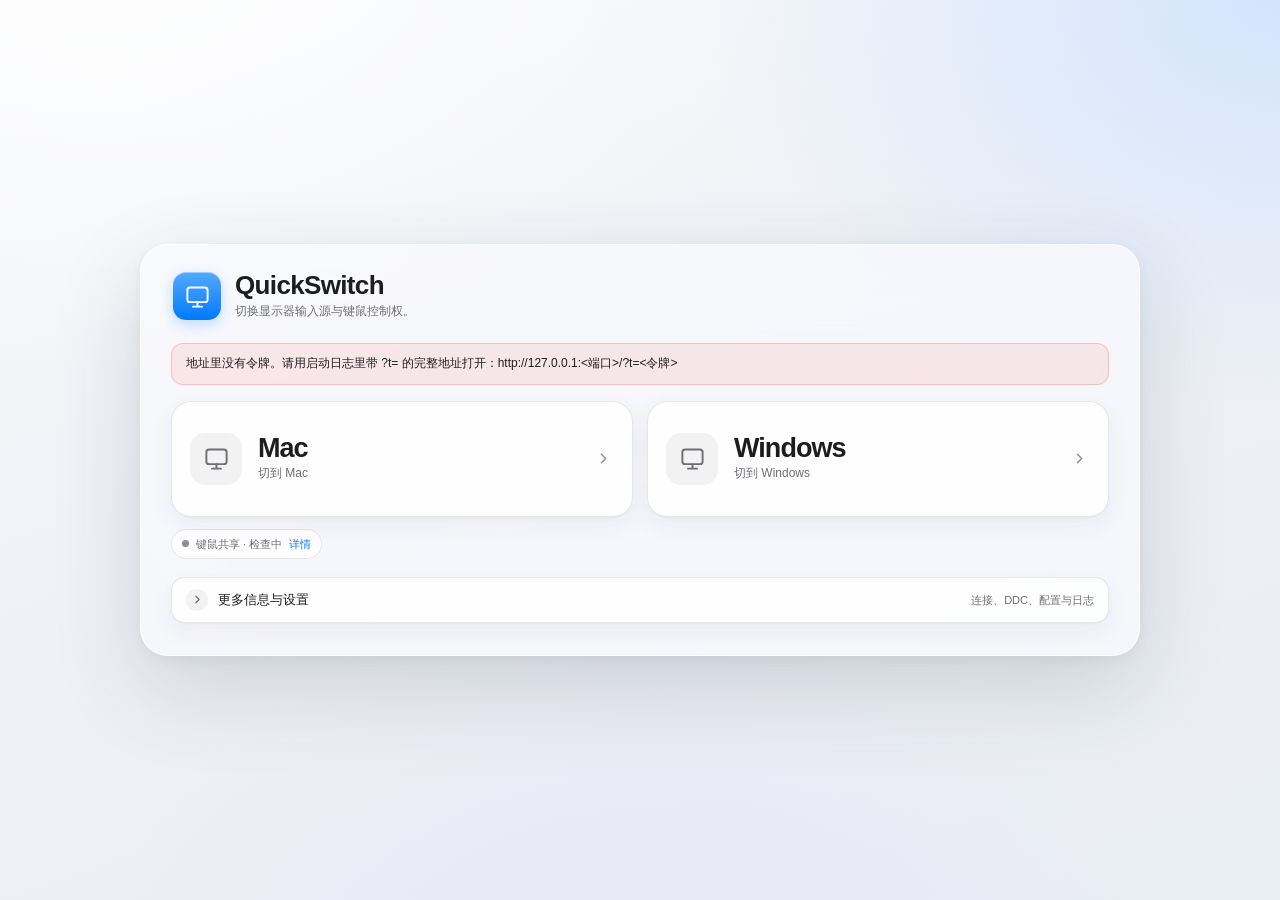
<file: ui/index.html>
<!DOCTYPE html>
<html lang="zh-CN">
<head>
<meta charset="utf-8">
<meta name="viewport" content="width=device-width, initial-scale=1">
<title>QuickSwitch 控制台</title>
<link rel="stylesheet" href="app.css">
</head>
<body>
<div class="page">

  <header class="masthead">
    <div class="app-icon" aria-hidden="true">
      <svg viewBox="0 0 24 24" fill="none" stroke="currentColor" stroke-width="1.7" stroke-linecap="round" stroke-linejoin="round">
        <rect x="3" y="4" width="18" height="13" rx="2.4"></rect>
        <path d="M8 21h8M12 17v4"></path>
      </svg>
    </div>
    <div class="masthead-mark">
      <h1>QuickSwitch</h1>
      <p class="masthead-note">切换显示器输入源与键鼠控制权。</p>
    </div>
  </header>

  <div class="notice" id="notice" hidden></div>

  <main class="switchboard" aria-label="显示器和键鼠切换">
    <div class="switch-actions">
      <button type="button" class="switch-button" id="btnMac" data-target="mac">
        <span class="switch-icon" aria-hidden="true">
          <svg viewBox="0 0 24 24" fill="none" stroke="currentColor" stroke-width="1.7" stroke-linecap="round" stroke-linejoin="round">
            <rect x="3" y="4" width="18" height="13" rx="2.4"></rect>
            <path d="M8 21h8M12 17v4"></path>
          </svg>
        </span>
        <span class="switch-copy">
          <span class="switch-target">Mac</span>
          <span class="switch-go">切到 Mac</span>
        </span>
        <span class="switch-trailing">
          <span class="switch-shortcut" id="hotkeyMac" hidden></span>
          <span class="switch-chevron" aria-hidden="true">
            <svg viewBox="0 0 24 24" fill="none" stroke="currentColor" stroke-width="2" stroke-linecap="round" stroke-linejoin="round">
              <path d="m9 6 6 6-6 6"></path>
            </svg>
          </span>
        </span>
      </button>
      <button type="button" class="switch-button" id="btnWin" data-target="win">
        <span class="switch-icon" aria-hidden="true">
          <svg viewBox="0 0 24 24" fill="none" stroke="currentColor" stroke-width="1.7" stroke-linecap="round" stroke-linejoin="round">
            <rect x="3" y="4" width="18" height="13" rx="2.4"></rect>
            <path d="M8 21h8M12 17v4"></path>
          </svg>
        </span>
        <span class="switch-copy">
          <span class="switch-target">Windows</span>
          <span class="switch-go">切到 Windows</span>
        </span>
        <span class="switch-trailing">
          <span class="switch-shortcut" id="hotkeyWin" hidden></span>
          <span class="switch-chevron" aria-hidden="true">
            <svg viewBox="0 0 24 24" fill="none" stroke="currentColor" stroke-width="2" stroke-linecap="round" stroke-linejoin="round">
              <path d="m9 6 6 6-6 6"></path>
            </svg>
          </span>
        </span>
      </button>
    </div>
    <button type="button" class="share-chip" id="shareChip" data-state="unknown" title="查看键鼠共享详情">
      <span class="share-chip-dot" aria-hidden="true"></span>
      <span id="shareChipText">键鼠共享 · 检查中</span>
      <span class="share-chip-more">详情</span>
    </button>
    <p class="run-state" id="runState" aria-live="polite"></p>
  </main>

  <details class="advanced" id="advanced">
    <summary>
      <span class="summary-leading">
        <span class="disclosure" aria-hidden="true">
          <svg viewBox="0 0 24 24" fill="none" stroke="currentColor" stroke-width="2.2" stroke-linecap="round" stroke-linejoin="round">
            <path d="m9 6 6 6-6 6"></path>
          </svg>
        </span>
        <span>更多信息与设置</span>
      </span>
      <span class="summary-hint">连接、DDC、配置与日志</span>
    </summary>
    <div class="advanced-body">

  <section class="section" id="overview">
    <div class="section-head">
      <span class="folio num">01</span>
      <h2>运行概况</h2>
    </div>
    <div class="section-body">
      <dl class="masthead-meta">
        <div><dt>主机</dt><dd id="metaHost">—</dd></div>
        <div><dt>平台</dt><dd id="metaPlatform">—</dd></div>
        <div><dt>本机版本</dt><dd id="metaVersion">—</dd></div>
        <div><dt>采样时间</dt><dd id="metaSampled" class="num">—</dd></div>
      </dl>
    </div>
  </section>

  <section class="section" id="ownership">
    <div class="section-head">
      <span class="folio num">02</span>
      <h2>显示器所有权</h2>
      <p class="section-note">蓝色块停在哪一侧，显示器信号源就在哪一侧。</p>
    </div>
    <div class="section-body">
      <div class="ownership-ends">
        <div class="owner" id="ownerMac">
          <span class="owner-name">Mac</span>
          <span class="owner-host" id="ownerMacHost">—</span>
          <span class="owner-value num" id="ownerMacValue">—</span>
        </div>
        <div class="owner owner-right" id="ownerWin">
          <span class="owner-name">Windows</span>
          <span class="owner-host" id="ownerWinHost">—</span>
          <span class="owner-value num" id="ownerWinValue">—</span>
        </div>
      </div>
      <div class="rail" id="rail" data-target="mac" data-live="false" data-pending="false">
        <div class="rail-columns"></div>
        <div class="rail-block"></div>
      </div>
      <p class="ownership-state" id="ownershipState">读取不到当前输入源</p>
    </div>
  </section>

  <section class="section" id="controls">
    <div class="section-head">
      <span class="folio num">03</span>
      <h2>诊断工具</h2>
    </div>
    <div class="section-body">
      <div class="controls">
        <button type="button" class="action action-quiet" id="btnRead">读取当前输入源</button>
        <button type="button" class="action action-quiet" id="btnProbe">探测输入源</button>
      </div>
      <div class="field-inline">
        <label for="probeCandidates">探测候选值</label>
        <input type="text" id="probeCandidates" placeholder="—" autocomplete="off">
        <span class="hint">留空使用内置候选集：<span id="probeDefault" class="num">—</span></span>
      </div>
      <p class="run-state" id="toolState" aria-live="polite"></p>
    </div>
  </section>

  <section class="section" id="link">
    <div class="section-head">
      <span class="folio num">04</span>
      <h2>连接</h2>
    </div>
    <div class="section-body">
      <div class="grid-2">
        <dl class="kv" id="kvLink"></dl>
        <dl class="kv" id="kvFiles"></dl>
      </div>
    </div>
  </section>

  <section class="section" id="ddc">
    <div class="section-head">
      <span class="folio num">05</span>
      <h2>显示器 DDC</h2>
      <p class="section-note">命令行按当前配置拼好，可直接复制到终端核对。</p>
    </div>
    <div class="section-body">
      <dl class="kv" id="kvDdc"></dl>
      <div class="cmds" id="cmds"></div>
    </div>
  </section>

  <section class="section" id="hotkeys">
    <div class="section-head">
      <span class="folio num">06</span>
      <h2>热键</h2>
    </div>
    <div class="section-body">
      <dl class="kv" id="kvHotkeys"></dl>
    </div>
  </section>

  <section class="section" id="keymouse">
    <div class="section-head">
      <span class="folio num">07</span>
      <h2>键鼠共享</h2>
      <p class="section-note">由 QuickSwitch 内置的核心自动连接，不需要安装或打开 Deskflow 客户端。Windows 自动作为服务端，macOS 自动作为客户端。</p>
    </div>
    <div class="section-body">
      <div class="share-status" id="shareStatus" data-state="unknown" role="status" aria-live="polite">
        <span class="share-status-dot" aria-hidden="true"></span>
        <div class="share-status-copy">
          <div class="share-status-head">
            <span class="share-status-label" id="shareStatusLabel">检查中</span>
            <strong id="shareStatusTitle">正在读取键鼠共享状态</strong>
          </div>
          <p class="share-status-detail" id="shareStatusDetail">连接成功后会在这里明确显示。</p>
        </div>
      </div>
      <dl class="kv" id="kvDeskflow"></dl>
      <div class="controls">
        <button type="button" class="action action-quiet" id="btnRestartDeskflow">重启键鼠共享</button>
        <button type="button" class="action action-quiet" id="btnStopDeskflow">停止键鼠共享</button>
        <button type="button" class="action action-quiet" id="btnOpenAccessibility">打开辅助功能设置</button>
        <button type="button" class="action action-quiet" id="btnOpenInputMonitoring" hidden>打开输入监控设置</button>
        <button type="button" class="action action-quiet" id="btnResetMacPermissions" hidden>重建 macOS 授权</button>
      </div>
      <p class="run-state" id="deskflowState" aria-live="polite"></p>
    </div>
  </section>

  <section class="section" id="config">
    <div class="section-head">
      <span class="folio num">08</span>
      <h2>配置</h2>
      <p class="section-note">第一次使用只需改三处：<strong>对端地址</strong>（另一台电脑的局域网 IP，见上方「本机 IP」对照填写）、<strong>角色</strong>（Windows 选 server，macOS 选 client）、<strong>6 位配对码</strong>（两端填同一个值，在下方「安全」区块）。热键点「录入」后直接按组合键，Esc 取消；热键、剪贴板与键鼠共享保存后会自动生效。</p>
    </div>
    <div class="section-body">
      <div class="config-groups" id="configGroups"></div>
      <div class="controls">
        <button type="button" class="action" id="btnSave">保存配置</button>
        <button type="button" class="action action-quiet" id="btnRevert">放弃修改</button>
        <button type="button" class="action action-quiet" id="btnSetupWizard">重新运行配置向导</button>
      </div>
      <p class="run-state" id="configState"></p>
    </div>
  </section>

  <section class="section" id="events">
    <div class="section-head">
      <span class="folio num">09</span>
      <h2>事件</h2>
      <p class="section-note">运行中进程的日志尾部，倒序排列。</p>
    </div>
    <div class="section-body">
      <table class="events">
        <thead>
          <tr><th class="num">时间</th><th>级别</th><th>来源</th><th>内容</th></tr>
        </thead>
        <tbody id="eventRows"></tbody>
      </table>
    </div>
  </section>

  <footer class="footer">
    <p>控制台只监听 127.0.0.1，令牌在地址栏的 <code>?t=</code> 里；关掉这个页面不影响后台运行。</p>
    <p id="footerState">—</p>
  </footer>

    </div>
  </details>

</div>

<div class="setup-overlay" id="setupOverlay" hidden>
  <section class="setup-dialog" role="dialog" aria-modal="true" aria-labelledby="setupTitleConnect">
    <aside class="setup-aside">
      <div class="setup-brand">
        <span class="setup-brand-icon" aria-hidden="true">
          <svg viewBox="0 0 24 24" fill="none" stroke="currentColor" stroke-width="1.7" stroke-linecap="round" stroke-linejoin="round">
            <rect x="3" y="4" width="18" height="13" rx="2.4"></rect>
            <path d="M8 21h8M12 17v4"></path>
          </svg>
        </span>
        <span>
          <strong>QuickSwitch</strong>
          <small>配置向导</small>
        </span>
      </div>

      <nav class="setup-steps" id="setupSteps" aria-label="配置步骤">
        <button type="button" class="setup-step" data-step="0" aria-current="step">
          <span class="setup-step-index num">01</span>
          <span class="setup-step-copy"><span>连接</span><small>找到另一台电脑</small></span>
        </button>
        <button type="button" class="setup-step" data-step="1">
          <span class="setup-step-index num">02</span>
          <span class="setup-step-copy"><span>安全</span><small>确认配对码</small></span>
        </button>
        <button type="button" class="setup-step" data-step="2">
          <span class="setup-step-index num">03</span>
          <span class="setup-step-copy"><span>显示器</span><small>标记输入源</small></span>
        </button>
        <button type="button" class="setup-step" data-step="3">
          <span class="setup-step-index num">04</span>
          <span class="setup-step-copy"><span>完成</span><small>保存并重启</small></span>
        </button>
      </nav>

      <div class="setup-device">
        <span class="setup-device-label">本机</span>
        <strong id="setupHostName">—</strong>
        <span id="setupRoleLabel">—</span>
        <span class="num" id="setupLocalIps">—</span>
      </div>
    </aside>

    <div class="setup-main">
      <header class="setup-top">
        <span class="setup-progress num" id="setupProgress">01 / 04</span>
        <button type="button" class="setup-close" id="setupClose" aria-label="关闭配置向导">
          <svg viewBox="0 0 24 24" fill="none" stroke="currentColor" stroke-width="1.9" stroke-linecap="round" aria-hidden="true">
            <path d="m6 6 12 12M18 6 6 18"></path>
          </svg>
        </button>
      </header>

      <div class="setup-scroll">
        <section class="setup-panel" data-panel="0">
          <p class="setup-eyebrow">连接</p>
          <h2 id="setupTitleConnect">让两台电脑找到彼此</h2>
          <p class="setup-lead">角色会按当前系统自动选择。两台电脑需要在同一局域网，监听端口保持 <span class="num">8765</span>。</p>

          <dl class="setup-facts">
            <div><dt>本机</dt><dd id="setupFactHost">—</dd></div>
            <div><dt>角色</dt><dd id="setupFactRole">—</dd></div>
            <div><dt>本机 IP</dt><dd class="num" id="setupFactIps">—</dd></div>
          </dl>

          <fieldset class="setup-choice-group">
            <legend>另一台电脑怎么找到本机？</legend>
            <label class="setup-choice">
              <input type="radio" name="setupPeerMode" value="auto" checked>
              <span class="setup-choice-body">
                <strong>自动发现 <em>推荐</em></strong>
                <span>同一局域网内自动寻找，不需要手动输入 IP。</span>
              </span>
            </label>
            <label class="setup-choice">
              <input type="radio" name="setupPeerMode" value="manual">
              <span class="setup-choice-body">
                <strong>手动填写 IP</strong>
                <span>网络隔离、自动发现被拦截，或使用固定虚拟 IP 时选择。</span>
              </span>
            </label>
          </fieldset>

          <div class="setup-field" id="setupManualField" hidden>
            <label for="setupPeerHost">另一台电脑的 IP 或主机名</label>
            <input type="text" id="setupPeerHost" autocomplete="off" spellcheck="false" placeholder="例如 192.168.1.100">
            <p>在另一台电脑的配置向导左侧「本机 IP」里可以看到它。</p>
          </div>
        </section>

        <section class="setup-panel" data-panel="1" hidden>
          <p class="setup-eyebrow">安全</p>
          <h2 id="setupTitleSecurity">让两端使用同一个配对码</h2>
          <p class="setup-lead">配对码用于确认切换请求来自你自己的另一台电脑。点「生成」得到 6 位配对码，再填到另一台电脑。</p>

          <div class="setup-field setup-secret-field">
            <label for="setupSecret">配对码（6 位）</label>
            <div class="setup-secret-row">
              <input type="password" id="setupSecret" autocomplete="new-password" spellcheck="false" autocapitalize="characters" placeholder="例如 K7QM9X">
              <button type="button" class="setup-mini-button" id="setupToggleSecret">显示</button>
              <button type="button" class="setup-mini-button" id="setupCopySecret">复制</button>
              <button type="button" class="setup-mini-button" id="setupGenerateSecret">生成</button>
            </div>
            <p id="setupSecretState" role="status">尚未设置配对码。可以生成后复制到另一台电脑。</p>
          </div>

          <div class="setup-note">
            <strong>暂时跳过会降低安全性。</strong>
            <span>配对码为空时，同一局域网内能连接 <span class="num">8765</span> 端口的程序都可以请求切换显示器。</span>
          </div>
        </section>

        <section class="setup-panel" data-panel="2" hidden>
          <p class="setup-eyebrow">显示器</p>
          <h2 id="setupTitleDisplay">确认显示器的输入源取值</h2>
          <p class="setup-lead">不同品牌的取值可能不同。读取当前值，再把它标记为当前电脑对应的输入源。</p>

          <div class="setup-tool" id="setupTool">
            <span class="setup-tool-dot" id="setupToolDot" data-on="false" aria-hidden="true"></span>
            <span class="setup-tool-copy">
              <strong id="setupToolTitle">正在检查 DDC 后端</strong>
              <span id="setupToolDetail">—</span>
            </span>
          </div>

          <p class="setup-help">
            <strong>显示器没反应？</strong>
            <span>按显示器机身的按钮/摇杆打开 OSD 菜单，在「系统 / 设置 / 其他设置 / OSD 设置 / 管理」中找到 <strong>DDC/CI</strong>（也可能叫 DDC/CI Support、Monitor Control、MCCS、Display Data Channel），设为「开 / On」并保存，等 5 秒再试。</span>
          </p>

          <div class="setup-current">
            <div class="setup-current-copy">
              <span>当前输入源</span>
              <strong class="num" id="setupCurrentValue">—</strong>
              <span id="setupCurrentMeta">尚未读取</span>
            </div>
            <div class="setup-actions">
              <button type="button" class="setup-mini-button" id="setupReadInput">读取</button>
              <button type="button" class="setup-mini-button" id="setupProbeInputs">探测</button>
            </div>
          </div>

          <div class="setup-assign">
            <span>把读到的当前值标记为</span>
            <button type="button" class="setup-mini-button" id="setupAssignMac" disabled>Mac 输入源</button>
            <button type="button" class="setup-mini-button" id="setupAssignWin" disabled>Windows 输入源</button>
          </div>

          <div class="setup-input-grid">
            <label class="setup-number-field" for="setupMacInput">
              <span>Mac 输入源</span>
              <input type="number" id="setupMacInput" min="0" max="255" step="1" inputmode="numeric">
              <small>常见值：DP1 = 15，USB-C = 27</small>
            </label>
            <label class="setup-number-field" for="setupWinInput">
              <span>Windows 输入源</span>
              <input type="number" id="setupWinInput" min="0" max="255" step="1" inputmode="numeric">
              <small>常见值：HDMI1 = 17，HDMI2 = 18</small>
            </label>
          </div>

          <p class="setup-inline-state" id="setupDdcState" role="status"></p>
        </section>

        <section class="setup-panel" data-panel="3" hidden>
          <p class="setup-eyebrow">完成</p>
          <h2 id="setupTitleDone">检查配置，然后完成</h2>
          <p class="setup-lead">保存后，连接方式、角色和配对码需要退出 QuickSwitch 再重新打开才会生效。</p>

          <dl class="setup-review" id="setupReview"></dl>
          <div class="setup-note" id="setupSecretWarning" hidden>
            <strong>尚未设置配对码。</strong>
            <span>可以完成配置，但同一局域网内的其他程序可能向 QuickSwitch 发送切换请求。</span>
          </div>
          <div class="setup-finish-note" id="setupFinishNote">
            <strong>下一步</strong>
            <span>完成配置后关闭设置窗口，从菜单栏或托盘菜单选择「退出」，再重新打开 QuickSwitch。</span>
          </div>
          <div class="setup-note" id="setupPermissionNote" hidden>
            <strong>macOS 首次使用键鼠共享</strong>
            <span>在「系统设置 → 隐私与安全性」中允许 QuickSwitch（或列表里出现的 Deskflow）使用辅助功能和输入监控，然后重启键鼠共享。无需安装或打开 Deskflow 客户端。</span>
            <button type="button" class="setup-mini-button" id="setupOpenAccessibility">打开辅助功能设置</button>
          </div>
          <p class="setup-inline-state" id="setupFinishState" role="status"></p>
        </section>
      </div>

      <footer class="setup-footer">
        <p class="setup-inline-state" id="setupStepState" role="status"></p>
        <div class="setup-footer-actions">
          <button type="button" class="setup-button setup-button-quiet" id="setupBack">上一步</button>
          <button type="button" class="setup-button setup-button-primary" id="setupNext">继续</button>
        </div>
      </footer>
    </div>
  </section>
</div>
<script src="app.js"></script>
</body>
</html>
</file>
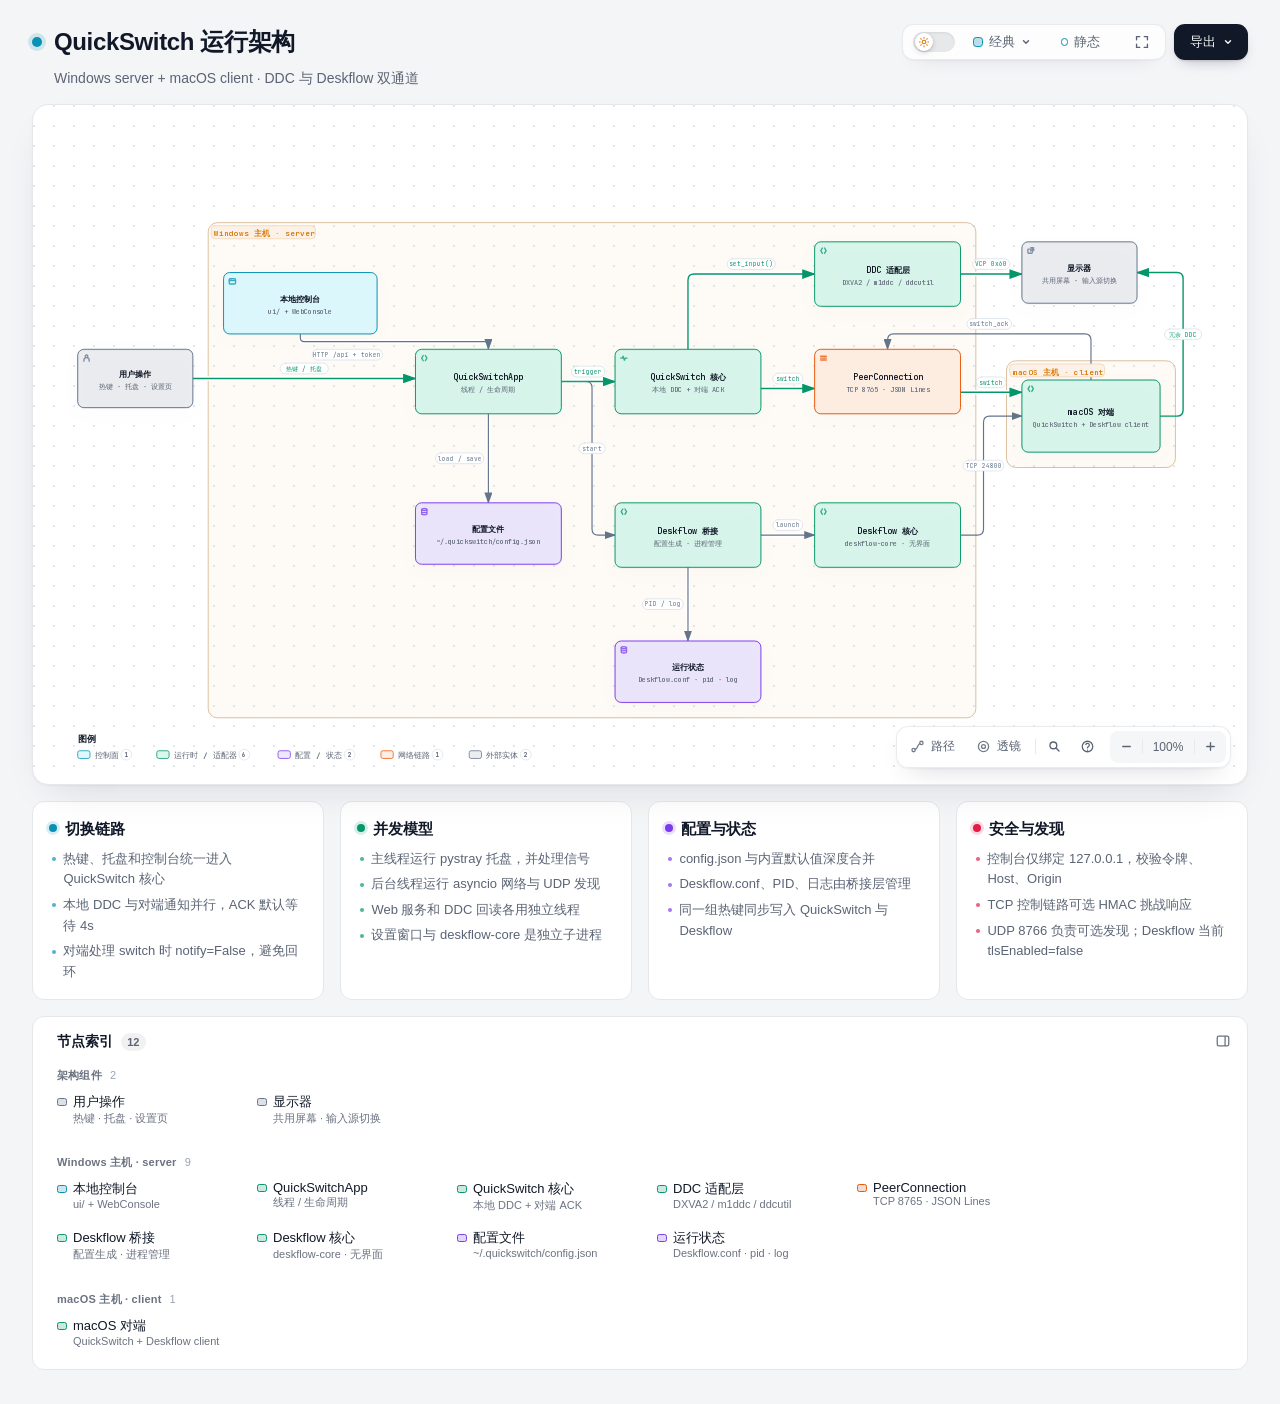
<file: docs/architecture/index.html>
<!doctype html>
<html lang="zh-CN">
<head>
  <meta charset="utf-8">
  <meta http-equiv="refresh" content="0; url=quickswitch.html">
  <meta name="viewport" content="width=device-width, initial-scale=1">
  <title>QuickSwitch 运行架构</title>
</head>
<body>
  <p><a href="quickswitch.html">打开 QuickSwitch 运行架构</a></p>
</body>
</html>
</file>
<file: ui/app.css>
/* QuickSwitch 控制台 —— Swiss 锚点，按 macOS 原生材质语言落地。
   冷灰白画布、系统字体、Apple 蓝、单一强调色、发丝分隔线；
   主切换区使用近似“控制中心”的半透明圆角材质，避免海报式的硬边框。 */

:root {
  color-scheme: light;
  --canvas-background:
    radial-gradient(1200px 800px at 8% -10%, rgba(255, 255, 255, 0.98), rgba(255, 255, 255, 0) 60%),
    radial-gradient(1000px 700px at 100% 0%, rgba(196, 220, 255, 0.65), rgba(196, 220, 255, 0) 58%),
    radial-gradient(900px 700px at 50% 115%, rgba(226, 219, 255, 0.45), rgba(226, 219, 255, 0) 62%),
    linear-gradient(160deg, #f7f8fb 0%, #eef0f5 56%, #e9edf4 100%);
  --window-bg: rgba(250, 250, 252, 0.72);
  --window-border: rgba(255, 255, 255, 0.82);
  --surface: rgba(255, 255, 255, 0.84);
  --surface-solid: #ffffff;
  --fill: rgba(118, 118, 128, 0.09);
  --fill-strong: rgba(118, 118, 128, 0.15);
  --ink: #1d1d1f;
  --muted: #6e6e73;
  --muted-2: #8e8e93;
  --separator: rgba(60, 60, 67, 0.12);
  --separator-strong: rgba(60, 60, 67, 0.22);
  --accent: #007aff;
  --accent-hover: #006ee6;
  --accent-ink: #ffffff;
  --accent-soft: rgba(0, 122, 255, 0.11);
  --danger: #ff3b30;
  --warning: #b25000;
  --focus-ring: rgba(0, 122, 255, 0.32);
  --shadow-window: 0 32px 90px rgba(42, 53, 76, 0.16), 0 4px 18px rgba(42, 53, 76, 0.06);
  --shadow-card: 0 1px 2px rgba(0, 0, 0, 0.035), 0 8px 24px rgba(30, 40, 60, 0.055);
  --shadow-card-hover: 0 2px 5px rgba(0, 0, 0, 0.045), 0 16px 36px rgba(30, 40, 60, 0.11);
  --radius-window: 28px;
  --radius-card: 18px;
  --radius-control: 9px;
  --page-pad: 30px;
  --gutter: 24px;
}

@media (prefers-color-scheme: dark) {
  :root {
    color-scheme: dark;
    --canvas-background:
      radial-gradient(1200px 800px at 0% 0%, rgba(42, 72, 125, 0.42), rgba(42, 72, 125, 0) 60%),
      radial-gradient(900px 650px at 100% 10%, rgba(74, 52, 126, 0.35), rgba(74, 52, 126, 0) 60%),
      linear-gradient(160deg, #111217 0%, #0b0c10 60%, #0f1016 100%);
    --window-bg: rgba(28, 28, 31, 0.72);
    --window-border: rgba(255, 255, 255, 0.1);
    --surface: rgba(44, 44, 48, 0.78);
    --surface-solid: #2c2c2e;
    --fill: rgba(255, 255, 255, 0.075);
    --fill-strong: rgba(255, 255, 255, 0.14);
    --ink: #f5f5f7;
    --muted: #a1a1a6;
    --muted-2: #8e8e93;
    --separator: rgba(255, 255, 255, 0.1);
    --separator-strong: rgba(255, 255, 255, 0.2);
    --accent: #0a84ff;
    --accent-hover: #409cff;
    --accent-soft: rgba(10, 132, 255, 0.16);
    --danger: #ff453a;
    --warning: #ff9f0a;
    --focus-ring: rgba(10, 132, 255, 0.38);
    --shadow-window: 0 32px 90px rgba(0, 0, 0, 0.48), 0 4px 18px rgba(0, 0, 0, 0.26);
    --shadow-card: 0 1px 2px rgba(0, 0, 0, 0.22), 0 8px 24px rgba(0, 0, 0, 0.2);
    --shadow-card-hover: 0 2px 5px rgba(0, 0, 0, 0.28), 0 16px 36px rgba(0, 0, 0, 0.3);
  }
}

* { box-sizing: border-box; }

html {
  -webkit-text-size-adjust: 100%;
  background: #eef0f5;
}

@media (prefers-color-scheme: dark) {
  html { background: #0b0c10; }
}

body {
  min-height: 100vh;
  margin: 0;
  padding: 40px 24px;
  display: grid;
  place-items: center;
  background: var(--canvas-background);
  background-attachment: fixed;
  color: var(--ink);
  font-family: -apple-system, BlinkMacSystemFont, "SF Pro Text", "SF Pro Display",
    "Segoe UI Variable Text", "Segoe UI", "Microsoft YaHei UI", "PingFang SC",
    "Hiragino Sans GB", "Helvetica Neue", Arial, sans-serif;
  font-size: 13px;
  line-height: 1.47;
  -webkit-font-smoothing: antialiased;
  text-rendering: optimizeLegibility;
}

body[data-setup-open="true"] { overflow: hidden; }

::selection { background: var(--accent-soft); }

h1, h2, p, dl, dd, dt, figure { margin: 0; }

.num {
  font-variant-numeric: tabular-nums;
  font-feature-settings: "tnum" 1;
}

code {
  padding: 1px 5px;
  border: 1px solid var(--separator);
  border-radius: 5px;
  background: var(--fill);
  font-family: ui-monospace, "SF Mono", SFMono-Regular, Menlo, "Cascadia Mono", Consolas, monospace;
  font-size: 0.92em;
}

.page {
  width: min(1000px, 100%);
  margin: 0;
  padding: 26px var(--page-pad) 32px;
  border: 1px solid var(--window-border);
  border-radius: var(--radius-window);
  background: var(--window-bg);
  box-shadow: var(--shadow-window);
  backdrop-filter: blur(36px) saturate(180%);
  -webkit-backdrop-filter: blur(36px) saturate(180%);
}

/* ---------------------------------------------------------------- 报头 */
.masthead {
  display: flex;
  align-items: center;
  gap: 14px;
  padding: 0 2px 22px;
}

.app-icon {
  display: grid;
  width: 48px;
  height: 48px;
  flex: 0 0 48px;
  place-items: center;
  border-radius: 13px;
  background: linear-gradient(180deg, #55aaff 0%, #007aff 100%);
  box-shadow: inset 0 1px 0 rgba(255, 255, 255, 0.42), 0 5px 14px rgba(0, 122, 255, 0.24);
  color: #ffffff;
}

.app-icon svg { width: 27px; height: 27px; }

.masthead-mark { min-width: 0; }

.masthead h1 {
  font-size: 26px;
  font-weight: 600;
  letter-spacing: -0.025em;
  line-height: 1.12;
}

.masthead-note {
  margin-top: 3px;
  color: var(--muted);
  font-size: 12px;
}

.masthead-meta {
  display: grid;
  grid-template-columns: repeat(4, minmax(0, 1fr));
  gap: 12px var(--gutter);
}

.masthead-meta dt {
  color: var(--muted);
  font-size: 11px;
}

.masthead-meta dd {
  margin-top: 2px;
  overflow-wrap: anywhere;
  font-size: 13px;
}

/* ---------------------------------------------------------------- 提示条 */
.notice {
  margin: 0 0 16px;
  padding: 11px 14px;
  border: 1px solid rgba(0, 122, 255, 0.2);
  border-radius: 12px;
  background: var(--accent-soft);
  color: var(--ink);
  font-size: 12px;
}

.notice[data-tone="error"] {
  border-color: rgba(255, 59, 48, 0.24);
  background: rgba(255, 59, 48, 0.09);
}

/* ---------------------------------------------------------------- 主切换区 */
.switchboard { padding: 0 0 4px; }

.switch-actions {
  display: grid;
  grid-template-columns: repeat(2, minmax(0, 1fr));
  gap: 14px;
}

.share-chip {
  display: inline-flex;
  align-items: center;
  gap: 7px;
  margin-top: 12px;
  padding: 6px 10px;
  border: 1px solid var(--separator);
  border-radius: 999px;
  background: var(--surface);
  color: var(--muted);
  font: inherit;
  font-size: 11px;
  cursor: pointer;
  transition: border-color 150ms ease, background 150ms ease, color 150ms ease;
}

.share-chip:hover { border-color: var(--separator-strong); background: var(--surface-solid); color: var(--ink); }
.share-chip:focus-visible { outline: none; box-shadow: 0 0 0 4px var(--focus-ring); }

.share-chip-dot {
  width: 7px;
  height: 7px;
  flex: 0 0 7px;
  border-radius: 50%;
  background: var(--muted-2);
}

.share-chip-more { color: var(--accent); }
.share-chip[data-state="connected"] { border-color: rgba(52, 199, 89, 0.28); color: #1d7a36; }
.share-chip[data-state="connected"] .share-chip-dot { background: #34c759; }
.share-chip[data-state="waiting"],
.share-chip[data-state="connecting"] { border-color: rgba(0, 122, 255, 0.22); color: var(--ink); }
.share-chip[data-state="waiting"] .share-chip-dot,
.share-chip[data-state="connecting"] .share-chip-dot { background: var(--accent); }
.share-chip[data-state="error"] { border-color: rgba(255, 59, 48, 0.26); color: var(--danger); }
.share-chip[data-state="error"] .share-chip-dot { background: var(--danger); }

@media (prefers-color-scheme: dark) {
  .share-chip[data-state="connected"] { color: #30d158; }
}

.switch-button {
  position: relative;
  display: grid;
  min-height: 116px;
  grid-template-columns: auto minmax(0, 1fr) auto;
  align-items: center;
  gap: 16px;
  padding: 18px 18px;
  border: 1px solid var(--separator);
  border-radius: 20px;
  background: var(--surface);
  box-shadow: var(--shadow-card);
  color: var(--ink);
  font: inherit;
  text-align: left;
  cursor: pointer;
  -webkit-tap-highlight-color: transparent;
  transition:
    transform 180ms cubic-bezier(0.22, 0.61, 0.36, 1),
    background 160ms ease,
    border-color 160ms ease,
    box-shadow 180ms ease;
}

.switch-button:hover {
  transform: translateY(-1px);
  border-color: var(--separator-strong);
  background: var(--surface-solid);
  box-shadow: var(--shadow-card-hover);
}

.switch-button:active {
  transform: translateY(0) scale(0.994);
  box-shadow: var(--shadow-card);
}

.switch-button:focus-visible {
  border-color: var(--accent);
  outline: none;
  box-shadow: 0 0 0 4px var(--focus-ring), var(--shadow-card);
}

.switch-button[data-current="true"] {
  border-color: rgba(0, 122, 255, 0.38);
  box-shadow: 0 0 0 1.5px rgba(0, 122, 255, 0.22), var(--shadow-card);
}

.switch-button[data-current="true"]::after {
  content: "";
  position: absolute;
  top: 14px;
  right: 14px;
  width: 8px;
  height: 8px;
  border-radius: 50%;
  background: var(--accent);
  box-shadow: 0 0 0 4px var(--accent-soft);
}

.switch-button:disabled {
  opacity: 0.58;
  cursor: progress;
  transform: none;
}

.switch-icon {
  display: grid;
  width: 52px;
  height: 52px;
  place-items: center;
  border-radius: 15px;
  background: var(--fill);
  color: var(--muted);
  transition: background 160ms ease, color 160ms ease, transform 180ms ease;
}

.switch-icon svg { width: 27px; height: 27px; }

.switch-button:hover .switch-icon,
.switch-button[data-current="true"] .switch-icon {
  background: var(--accent);
  color: var(--accent-ink);
}

.switch-button:hover .switch-icon { transform: scale(1.025); }

.switch-copy { display: grid; min-width: 0; gap: 2px; }

.switch-target {
  font-size: 27px;
  font-weight: 600;
  letter-spacing: -0.035em;
  line-height: 1.08;
}

.switch-go {
  color: var(--muted);
  font-size: 12px;
}

.switch-trailing {
  display: flex;
  align-items: center;
  gap: 10px;
}

.switch-shortcut {
  display: flex;
  align-items: center;
  gap: 4px;
  white-space: nowrap;
}

.switch-shortcut::before {
  content: attr(data-label);
  margin-right: 2px;
  color: var(--muted);
  font-size: 10px;
}

.config-hint {
  margin: 5px 0 0;
  color: var(--muted);
  font-size: 11px;
  line-height: 1.45;
}

.switch-shortcut[hidden] { display: none; }

.switch-shortcut[data-registered="false"] { opacity: 0.82; }

.switch-shortcut kbd {
  min-width: 22px;
  padding: 2px 5px;
  border: 1px solid var(--separator-strong);
  border-bottom-color: rgba(60, 60, 67, 0.32);
  border-radius: 5px;
  background: var(--fill);
  box-shadow: 0 1px 0 rgba(0, 0, 0, 0.04);
  color: var(--ink);
  font-family: ui-monospace, "SF Mono", SFMono-Regular, Menlo, Consolas, monospace;
  font-size: 10px;
  font-weight: 500;
  line-height: 1.35;
  text-align: center;
}

@media (prefers-color-scheme: dark) {
  .switch-shortcut kbd { border-bottom-color: rgba(255, 255, 255, 0.24); }
  .setup-aside {
    background:
      linear-gradient(180deg, rgba(255, 255, 255, 0.035), rgba(255, 255, 255, 0) 52%),
      rgba(255, 255, 255, 0.025);
  }
}

.switch-chevron {
  display: grid;
  width: 22px;
  height: 22px;
  place-items: center;
  color: var(--muted-2);
  transition: color 160ms ease, transform 180ms ease;
}

.switch-chevron svg { width: 17px; height: 17px; }

.switch-button:hover .switch-chevron {
  color: var(--accent);
  transform: translateX(2px);
}

.switchboard .run-state {
  max-width: 78ch;
  min-height: 0;
  margin-top: 12px;
  padding: 9px 12px;
  border: 0;
  border-radius: 10px;
  background: var(--fill);
  color: var(--muted);
  font-size: 12px;
}

.switchboard .run-state:empty { display: none; }
.switchboard .run-state[data-busy="true"] { color: var(--accent); }

/* ---------------------------------------------------------------- 更多信息 */
.advanced { margin-top: 14px; }

.advanced > summary {
  display: flex;
  align-items: center;
  justify-content: space-between;
  gap: 16px;
  padding: 11px 14px;
  border: 1px solid var(--separator);
  border-radius: 14px;
  background: var(--surface);
  box-shadow: var(--shadow-card);
  list-style: none;
  cursor: pointer;
  user-select: none;
  transition: background 160ms ease, border-color 160ms ease, box-shadow 180ms ease;
}

.advanced > summary::-webkit-details-marker { display: none; }

.advanced > summary:hover {
  border-color: var(--separator-strong);
  background: var(--surface-solid);
}

.advanced > summary:focus-visible {
  outline: none;
  box-shadow: 0 0 0 4px var(--focus-ring), var(--shadow-card);
}

.summary-leading {
  display: flex;
  align-items: center;
  gap: 10px;
  font-size: 13px;
  font-weight: 500;
}

.disclosure {
  display: grid;
  width: 22px;
  height: 22px;
  flex: 0 0 22px;
  place-items: center;
  border-radius: 50%;
  background: var(--fill);
  color: var(--muted);
  transition: background 160ms ease, color 160ms ease;
}

.disclosure svg {
  width: 13px;
  height: 13px;
  transition: transform 180ms ease;
}

.advanced[open] .disclosure {
  background: var(--accent-soft);
  color: var(--accent);
}

.advanced[open] .disclosure svg { transform: rotate(90deg); }

.summary-hint {
  color: var(--muted);
  font-size: 11px;
  text-align: right;
}

.advanced-body { padding: 20px 0 0; }

/* ---------------------------------------------------------------- 章节 */
.section {
  display: grid;
  grid-template-columns: 170px minmax(0, 1fr);
  align-items: start;
  gap: 24px;
  padding: 13px 0;
}

.section-head { min-width: 0; padding-top: 13px; }
.section-body {
  min-width: 0;
  padding: 14px 16px;
  overflow: hidden;
  border: 1px solid var(--separator);
  border-radius: 16px;
  background: var(--surface);
  box-shadow: var(--shadow-card);
}

.folio { display: none; }

.section h2 {
  font-size: 13px;
  font-weight: 600;
  letter-spacing: -0.01em;
}

.section-note {
  margin-top: 5px;
  color: var(--muted);
  font-size: 11px;
  line-height: 1.5;
}

.section-note strong { color: var(--ink); font-weight: 500; }

#overview .section-body,
#controls .section-body { padding: 15px 16px; }

#events .section-body { padding: 3px 16px 8px; }

/* ---------------------------------------------------------------- 所有权转移条 */
.ownership-ends {
  display: grid;
  grid-template-columns: 1fr 1fr;
  overflow: hidden;
  border-radius: 12px 12px 0 0;
  background: var(--fill);
}

.owner {
  display: grid;
  grid-template-columns: minmax(0, 1fr) auto;
  align-items: baseline;
  padding: 11px 12px;
  border-right: 1px solid var(--separator);
}

.owner-right { padding-left: 18px; border-right: 0; }

.owner-name { font-size: 14px; }
.owner-host {
  grid-column: 1;
  overflow: hidden;
  color: var(--muted);
  font-size: 11px;
  text-overflow: ellipsis;
  white-space: nowrap;
}

.owner-value {
  grid-row: 1 / span 2;
  color: var(--muted);
  font-size: 32px;
  font-weight: 500;
  letter-spacing: -0.04em;
  line-height: 1;
  transition: color 180ms ease;
}

.owner[data-owner="true"] .owner-value { color: var(--accent); }
.owner[data-owner="true"] .owner-name { font-weight: 600; }

.rail {
  position: relative;
  height: 58px;
  overflow: hidden;
  border: 1px solid var(--separator);
  border-top: 0;
  border-radius: 0 0 12px 12px;
  background: var(--surface-solid);
}

.rail-columns {
  position: absolute;
  inset: 0;
  background-image: linear-gradient(to right, var(--separator) 0 1px, transparent 1px);
  background-size: calc(100% / 12) 100%;
}

.rail-block {
  position: absolute;
  top: 0;
  bottom: 0;
  left: 0;
  width: 50%;
  background: linear-gradient(180deg, #3d9bff 0%, var(--accent) 100%);
  transform: translateX(0);
  transition: transform 420ms cubic-bezier(0.22, 0.61, 0.16, 1), opacity 160ms ease;
}

.rail[data-target="win"] .rail-block { transform: translateX(100%); }
.rail[data-live="false"] .rail-block { opacity: 0; }

.rail[data-pending="true"] .rail-block {
  background-image: repeating-linear-gradient(135deg, var(--accent) 0 8px, #3d9bff 8px 16px);
}

.ownership-state {
  padding-top: 9px;
  color: var(--muted);
  font-size: 12px;
}

/* ---------------------------------------------------------------- 操作 */
.controls {
  display: flex;
  flex-wrap: wrap;
  gap: 8px;
}

.action {
  padding: 7px 14px;
  border: 1px solid var(--accent);
  border-radius: var(--radius-control);
  background: var(--accent);
  box-shadow: inset 0 1px 0 rgba(255, 255, 255, 0.22), 0 1px 1px rgba(0, 0, 0, 0.04);
  color: var(--accent-ink);
  font: inherit;
  font-size: 12px;
  cursor: pointer;
  transition: background 140ms ease, border-color 140ms ease, transform 120ms ease;
}

.action:hover { border-color: var(--accent-hover); background: var(--accent-hover); }
.action:active { transform: translateY(0.5px); }

.action:focus-visible {
  outline: none;
  box-shadow: 0 0 0 4px var(--focus-ring);
}

.action-quiet {
  border-color: var(--separator-strong);
  background: var(--surface-solid);
  box-shadow: 0 1px 1px rgba(0, 0, 0, 0.025);
  color: var(--ink);
}

.action-quiet:hover {
  border-color: var(--separator-strong);
  background: var(--fill);
}

.action:disabled {
  opacity: 0.48;
  cursor: progress;
  transform: none;
}

.field-inline {
  display: flex;
  align-items: center;
  gap: 10px;
  margin-top: 14px;
  flex-wrap: wrap;
}

.field-inline label { color: var(--muted); font-size: 11px; }

input[type="text"], input[type="number"], select, textarea {
  min-width: 0;
  padding: 7px 10px;
  border: 1px solid var(--separator-strong);
  border-radius: 8px;
  background: var(--surface-solid);
  color: var(--ink);
  font: inherit;
  font-variant-numeric: tabular-nums;
  transition: border-color 140ms ease, box-shadow 140ms ease;
}

input:focus, select:focus, textarea:focus {
  border-color: var(--accent);
  outline: none;
  box-shadow: 0 0 0 3px var(--focus-ring);
}

input[type="checkbox"] {
  width: 16px;
  height: 16px;
  padding: 0;
  accent-color: var(--accent);
}

.field-inline input { width: 220px; }
.hint { color: var(--muted); font-size: 11px; }

.run-state {
  min-height: 1.5em;
  margin-top: 14px;
  padding-top: 8px;
  border-top: 1px solid var(--separator);
  color: var(--muted);
  font-size: 12px;
}

.run-state[data-busy="true"] { color: var(--accent); }

/* ---------------------------------------------------------------- 键值表 */
.grid-2 {
  display: grid;
  grid-template-columns: 1fr 1fr;
  gap: 0 var(--gutter);
}

.kv > div {
  display: grid;
  grid-template-columns: 14ch minmax(0, 1fr);
  gap: 12px;
  padding: 8px 0;
  border-bottom: 1px solid var(--separator);
  font-size: 12px;
}

.kv > div:last-child { border-bottom: 0; }
.kv dt { color: var(--muted); }
.kv dd { overflow-wrap: anywhere; }

.share-status {
  display: flex;
  align-items: flex-start;
  gap: 11px;
  margin-bottom: 14px;
  padding: 13px 14px;
  border: 1px solid var(--separator);
  border-radius: 14px;
  background: var(--surface);
  transition: border-color 160ms ease, background 160ms ease;
}

.share-status-dot {
  width: 9px;
  height: 9px;
  flex: 0 0 9px;
  margin-top: 5px;
  border-radius: 50%;
  background: var(--muted-2);
  box-shadow: 0 0 0 4px var(--fill);
}

.share-status-copy { min-width: 0; }

.share-status-head {
  display: flex;
  align-items: baseline;
  gap: 9px;
  flex-wrap: wrap;
}

.share-status-label {
  color: var(--muted);
  font-size: 10px;
  font-weight: 600;
  letter-spacing: 0.06em;
}

.share-status-head strong { font-size: 13px; font-weight: 600; }
.share-status-detail { margin-top: 3px !important; color: var(--muted); font-size: 11px; line-height: 1.5; }

.share-status[data-state="connected"] {
  border-color: rgba(52, 199, 89, 0.28);
  background: rgba(52, 199, 89, 0.07);
}

.share-status[data-state="connected"] .share-status-dot {
  background: #34c759;
  box-shadow: 0 0 0 4px rgba(52, 199, 89, 0.14);
}

.share-status[data-state="waiting"],
.share-status[data-state="connecting"] {
  border-color: rgba(0, 122, 255, 0.22);
  background: var(--accent-soft);
}

.share-status[data-state="waiting"] .share-status-dot,
.share-status[data-state="connecting"] .share-status-dot {
  background: var(--accent);
  box-shadow: 0 0 0 4px var(--accent-soft);
}

.share-status[data-state="error"] {
  border-color: rgba(255, 59, 48, 0.26);
  background: rgba(255, 59, 48, 0.07);
}

.share-status[data-state="error"] .share-status-dot {
  background: var(--danger);
  box-shadow: 0 0 0 4px rgba(255, 59, 48, 0.12);
}

.dot {
  display: inline-block;
  width: 8px;
  height: 8px;
  margin-right: 6px;
  border-radius: 50%;
  background: var(--muted-2);
  vertical-align: 0;
}

.dot[data-on="true"] { background: var(--accent); box-shadow: 0 0 0 3px var(--accent-soft); }

/* ---------------------------------------------------------------- 命令行 */
.cmds { margin-top: 14px; }

.cmds > div {
  display: grid;
  grid-template-columns: 14ch minmax(0, 1fr);
  gap: 12px;
  padding: 8px 0;
  border-bottom: 1px solid var(--separator);
  font-family: ui-monospace, "SF Mono", SFMono-Regular, Menlo, Consolas, monospace;
  font-size: 11px;
}

.cmds > div:last-child { border-bottom: 0; }
.cmds dt { color: var(--muted); }
.cmds dd { margin: 0; overflow-wrap: anywhere; }
.cmds dd.empty { color: var(--muted); }

/* ---------------------------------------------------------------- 配置 */
.config-group {
  display: grid;
  grid-template-columns: 10ch minmax(0, 1fr);
  gap: 14px;
  padding: 12px 0;
  border-bottom: 1px solid var(--separator);
}

.config-group:last-child { border-bottom: 0; }

.config-group > h3 {
  margin: 0;
  color: var(--muted);
  font-size: 11px;
  font-weight: 500;
}

.config-fields {
  display: grid;
  grid-template-columns: repeat(3, minmax(0, 1fr));
  gap: 12px var(--gutter);
}

.config-field { display: grid; gap: 4px; }
.config-field label { color: var(--muted); font-size: 10px; overflow-wrap: anywhere; }
.config-field input, .config-field select, .config-field textarea { width: 100%; }
.config-field textarea { min-height: 54px; resize: vertical; }

.config-field .flag { color: var(--accent); font-size: 10px; }
.config-field[data-dirty="true"] label { color: var(--accent); }
.config-field[data-dirty="true"] input,
.config-field[data-dirty="true"] select,
.config-field[data-dirty="true"] textarea { border-color: var(--accent); }

.hotkey-input-row {
  display: grid;
  grid-template-columns: minmax(0, 1fr) auto auto;
  gap: 6px;
}

.hotkey-input-row input { min-width: 0; }
.hotkey-input-row input[data-recording="true"] {
  border-color: var(--accent);
  background: var(--accent-soft);
  box-shadow: 0 0 0 3px var(--focus-ring);
}

.config-mini {
  min-height: 31px;
  padding: 4px 9px;
  border: 1px solid var(--separator-strong);
  border-radius: 8px;
  background: var(--surface-solid);
  color: var(--ink);
  font: inherit;
  font-size: 10px;
  white-space: nowrap;
  cursor: pointer;
}

.config-mini:hover { background: var(--fill); }
.config-mini[data-recording="true"] { border-color: var(--accent); color: var(--accent); }
.config-mini-quiet { color: var(--muted); }

.checkbox-field { display: flex; align-items: center; gap: 8px; padding-top: 5px; }
.checkbox-field input { width: auto; }

#config .controls { margin-top: 14px; }

/* ---------------------------------------------------------------- 配置向导 */
.setup-overlay {
  position: fixed;
  z-index: 100;
  inset: 0;
  display: grid;
  padding: 24px;
  place-items: center;
  background: rgba(16, 20, 28, 0.36);
  backdrop-filter: blur(18px) saturate(145%);
  -webkit-backdrop-filter: blur(18px) saturate(145%);
}

.setup-overlay[hidden] { display: none; }

.setup-dialog {
  display: grid;
  width: min(1020px, 100%);
  height: min(720px, calc(100vh - 48px));
  grid-template-columns: 248px minmax(0, 1fr);
  overflow: hidden;
  border: 1px solid var(--window-border);
  border-radius: 26px;
  background: var(--window-bg);
  box-shadow: 0 42px 120px rgba(12, 20, 38, 0.32), 0 8px 28px rgba(12, 20, 38, 0.14);
  backdrop-filter: blur(42px) saturate(180%);
  -webkit-backdrop-filter: blur(42px) saturate(180%);
  animation: setup-enter 260ms cubic-bezier(0.22, 0.61, 0.16, 1) both;
}

@keyframes setup-enter {
  from { opacity: 0; transform: translateY(10px) scale(0.992); }
  to { opacity: 1; transform: translateY(0) scale(1); }
}

.setup-aside {
  display: flex;
  min-height: 0;
  flex-direction: column;
  padding: 24px 18px 20px;
  border-right: 1px solid var(--separator);
  background:
    linear-gradient(180deg, rgba(255, 255, 255, 0.34), rgba(255, 255, 255, 0) 52%),
    var(--fill);
}

.setup-brand {
  display: flex;
  align-items: center;
  gap: 10px;
  padding: 0 8px 24px;
}

.setup-brand-icon {
  display: grid;
  width: 34px;
  height: 34px;
  flex: 0 0 34px;
  place-items: center;
  border-radius: 9px;
  background: linear-gradient(180deg, #55aaff 0%, #007aff 100%);
  box-shadow: inset 0 1px 0 rgba(255, 255, 255, 0.42), 0 4px 12px rgba(0, 122, 255, 0.22);
  color: #ffffff;
}

.setup-brand-icon svg { width: 19px; height: 19px; }
.setup-brand > span:last-child { display: grid; gap: 1px; }
.setup-brand strong { font-size: 13px; font-weight: 600; letter-spacing: -0.01em; }
.setup-brand small { color: var(--muted); font-size: 10px; }

.setup-steps { display: grid; gap: 3px; }

.setup-step {
  display: grid;
  width: 100%;
  grid-template-columns: 30px minmax(0, 1fr);
  align-items: center;
  gap: 10px;
  padding: 9px 10px;
  border: 1px solid transparent;
  border-radius: 12px;
  background: transparent;
  color: var(--muted);
  font: inherit;
  text-align: left;
  cursor: pointer;
  transition: background 150ms ease, border-color 150ms ease, color 150ms ease;
}

.setup-step:hover { background: var(--fill); color: var(--ink); }
.setup-step:focus-visible { outline: none; box-shadow: 0 0 0 3px var(--focus-ring); }

.setup-step-index {
  display: grid;
  width: 28px;
  height: 28px;
  place-items: center;
  border: 1px solid var(--separator);
  border-radius: 50%;
  background: var(--surface);
  color: var(--muted);
  font-size: 9px;
  font-weight: 600;
  transition: inherit;
}

.setup-step-copy { display: grid; min-width: 0; gap: 1px; }
.setup-step-copy > span { font-size: 12px; font-weight: 500; }
.setup-step-copy small { overflow: hidden; color: var(--muted); font-size: 9px; text-overflow: ellipsis; white-space: nowrap; }

.setup-step[data-state="done"] .setup-step-index {
  border-color: transparent;
  background: var(--accent-soft);
  color: var(--accent);
}

.setup-step[aria-current="step"] {
  border-color: var(--separator);
  background: var(--surface-solid);
  box-shadow: var(--shadow-card);
  color: var(--ink);
}

.setup-step[aria-current="step"] .setup-step-index {
  border-color: transparent;
  background: var(--accent);
  color: var(--accent-ink);
}

.setup-step:disabled { cursor: default; opacity: 0.52; }
.setup-step:disabled:hover { background: transparent; color: var(--muted); }

.setup-device {
  display: grid;
  gap: 2px;
  margin-top: auto;
  padding: 14px 12px 2px;
  border-top: 1px solid var(--separator);
}

.setup-device-label { color: var(--muted); font-size: 9px; text-transform: uppercase; letter-spacing: 0.08em; }
.setup-device strong { font-size: 12px; font-weight: 500; overflow-wrap: anywhere; }
.setup-device > span:not(.setup-device-label) { color: var(--muted); font-size: 10px; overflow-wrap: anywhere; }

.setup-main {
  display: flex;
  min-width: 0;
  min-height: 0;
  flex-direction: column;
}

.setup-top {
  display: flex;
  align-items: center;
  justify-content: space-between;
  min-height: 54px;
  padding: 15px 24px 7px 36px;
}

.setup-progress { color: var(--muted); font-size: 10px; letter-spacing: 0.08em; }

.setup-close {
  display: grid;
  width: 30px;
  height: 30px;
  place-items: center;
  border: 0;
  border-radius: 50%;
  background: var(--fill);
  color: var(--muted);
  cursor: pointer;
  transition: background 150ms ease, color 150ms ease;
}

.setup-close:hover { background: var(--fill-strong); color: var(--ink); }
.setup-close:focus-visible { outline: none; box-shadow: 0 0 0 3px var(--focus-ring); }
.setup-close svg { width: 14px; height: 14px; }

.setup-scroll {
  min-height: 0;
  flex: 1;
  overflow-y: auto;
  overscroll-behavior: contain;
  padding: 16px 40px 22px 36px;
}

.setup-panel { max-width: 650px; }
.setup-panel[hidden] { display: none; }

.setup-eyebrow {
  margin-bottom: 9px !important;
  color: var(--accent);
  font-size: 10px;
  font-weight: 600;
  letter-spacing: 0.1em;
  text-transform: uppercase;
}

.setup-panel h2 {
  font-size: 31px;
  font-weight: 600;
  letter-spacing: -0.045em;
  line-height: 1.08;
}

.setup-panel h2:focus { outline: none; }

.setup-lead {
  max-width: 62ch;
  margin-top: 10px !important;
  color: var(--muted);
  font-size: 12px;
  line-height: 1.58;
}

.setup-facts {
  display: grid;
  grid-template-columns: repeat(3, minmax(0, 1fr));
  gap: 0;
  margin-top: 22px !important;
  overflow: hidden;
  border: 1px solid var(--separator);
  border-radius: 14px;
  background: var(--surface);
}

.setup-facts > div { min-width: 0; padding: 12px 14px; border-right: 1px solid var(--separator); }
.setup-facts > div:last-child { border-right: 0; }
.setup-facts dt { color: var(--muted); font-size: 9px; }
.setup-facts dd { margin-top: 3px !important; overflow-wrap: anywhere; font-size: 11px; font-weight: 500; }

.setup-choice-group {
  display: grid;
  gap: 8px;
  margin: 22px 0 0;
  padding: 0;
  border: 0;
}

.setup-choice-group legend,
.setup-field > label,
.setup-secret-field > label {
  margin-bottom: 8px;
  padding: 0;
  color: var(--muted);
  font-size: 10px;
  font-weight: 500;
}

.setup-choice {
  display: flex;
  align-items: flex-start;
  gap: 11px;
  padding: 12px 14px;
  border: 1px solid var(--separator);
  border-radius: 13px;
  background: var(--surface);
  cursor: pointer;
  transition: border-color 150ms ease, background 150ms ease, box-shadow 150ms ease;
}

.setup-choice:hover { border-color: var(--separator-strong); background: var(--surface-solid); }
.setup-choice[data-selected="true"] { border-color: rgba(0, 122, 255, 0.42); background: var(--surface-solid); box-shadow: 0 0 0 3px var(--accent-soft); }
.setup-choice input { flex: 0 0 auto; margin: 2px 0 0; accent-color: var(--accent); }
.setup-choice-body { display: grid; min-width: 0; gap: 2px; }
.setup-choice-body strong { font-size: 12px; font-weight: 500; }
.setup-choice-body em { margin-left: 5px; color: var(--accent); font-size: 9px; font-style: normal; font-weight: 500; }
.setup-choice-body > span { color: var(--muted); font-size: 10px; line-height: 1.45; }

.setup-field { display: grid; gap: 6px; margin-top: 20px; }
.setup-field[hidden] { display: none; }
.setup-field input { width: 100%; min-height: 36px; }
.setup-field p,
.setup-number-field small { color: var(--muted); font-size: 10px; line-height: 1.45; }

.setup-secret-field { margin-top: 24px; }
.setup-secret-row { display: grid; grid-template-columns: minmax(0, 1fr) auto auto auto; gap: 7px; }
.setup-secret-row input { min-width: 0; }

.setup-mini-button {
  min-height: 30px;
  padding: 5px 10px;
  border: 1px solid var(--separator-strong);
  border-radius: 8px;
  background: var(--surface-solid);
  color: var(--ink);
  font: inherit;
  font-size: 10px;
  font-weight: 500;
  white-space: nowrap;
  cursor: pointer;
  transition: border-color 150ms ease, background 150ms ease, transform 150ms ease;
}

.setup-mini-button:hover:not(:disabled) { border-color: var(--accent); background: var(--accent-soft); }
.setup-mini-button:active:not(:disabled) { transform: scale(0.98); }
.setup-mini-button:focus-visible { outline: none; box-shadow: 0 0 0 3px var(--focus-ring); }
.setup-mini-button:disabled { cursor: default; opacity: 0.46; }

.setup-note {
  display: grid;
  gap: 3px;
  margin-top: 22px;
  padding: 12px 14px;
  border: 1px solid rgba(178, 80, 0, 0.18);
  border-radius: 12px;
  background: rgba(255, 159, 10, 0.08);
  color: var(--muted);
  font-size: 10px;
  line-height: 1.5;
}

.setup-note[hidden] { display: none; }
.setup-note strong { color: var(--warning); font-size: 10px; font-weight: 600; }

.setup-tool {
  display: flex;
  align-items: center;
  gap: 11px;
  margin-top: 22px;
  padding: 12px 14px;
  border: 1px solid var(--separator);
  border-radius: 13px;
  background: var(--surface);
}

.setup-tool-dot {
  width: 9px;
  height: 9px;
  flex: 0 0 9px;
  border-radius: 50%;
  background: var(--muted-2);
}

.setup-tool-dot[data-on="true"] { background: var(--accent); box-shadow: 0 0 0 4px var(--accent-soft); }
.setup-tool-dot[data-on="error"] { background: var(--danger); box-shadow: 0 0 0 4px rgba(255, 59, 48, 0.1); }
.setup-tool-copy { display: grid; min-width: 0; gap: 2px; }
.setup-tool-copy strong { font-size: 11px; font-weight: 500; }
.setup-tool-copy span { overflow-wrap: anywhere; color: var(--muted); font-size: 10px; }

.setup-help {
  display: grid;
  gap: 3px;
  margin-top: 10px;
  padding: 10px 12px;
  border-left: 2px solid var(--accent);
  border-radius: 0 10px 10px 0;
  background: var(--fill);
  color: var(--muted);
  font-size: 10px;
  line-height: 1.5;
}

.setup-help strong { color: var(--ink); font-weight: 500; }

.setup-current {
  display: flex;
  align-items: center;
  justify-content: space-between;
  gap: 18px;
  margin-top: 10px;
  padding: 14px;
  border: 1px solid var(--separator);
  border-radius: 14px;
  background: var(--fill);
}

.setup-current-copy { display: grid; min-width: 0; gap: 1px; }
.setup-current-copy > span { color: var(--muted); font-size: 9px; }
.setup-current-copy strong { font-size: 30px; font-weight: 500; letter-spacing: -0.04em; line-height: 1.08; }
.setup-current-copy > span:last-child { overflow-wrap: anywhere; }
.setup-actions { display: flex; gap: 7px; flex-wrap: wrap; justify-content: flex-end; }

.setup-assign {
  display: flex;
  align-items: center;
  gap: 7px;
  margin-top: 10px;
  flex-wrap: wrap;
}

.setup-assign > span { margin-right: 2px; color: var(--muted); font-size: 10px; }

.setup-input-grid {
  display: grid;
  grid-template-columns: repeat(2, minmax(0, 1fr));
  gap: 12px;
  margin-top: 20px;
}

.setup-number-field { display: grid; gap: 5px; }
.setup-number-field > span { color: var(--muted); font-size: 10px; font-weight: 500; }
.setup-number-field input { width: 100%; min-height: 36px; }
.setup-number-field small { font-size: 9px; }

.setup-inline-state {
  min-height: 1.5em;
  margin-top: 12px !important;
  color: var(--muted);
  font-size: 10px;
  line-height: 1.45;
}

.setup-inline-state[data-tone="error"] { color: var(--danger); }
.setup-inline-state[data-tone="ok"] { color: var(--accent); }

.setup-review {
  display: grid;
  margin-top: 24px !important;
  overflow: hidden;
  border: 1px solid var(--separator);
  border-radius: 14px;
  background: var(--surface);
}

.setup-review > div {
  display: grid;
  grid-template-columns: 126px minmax(0, 1fr);
  gap: 16px;
  padding: 10px 14px;
  border-bottom: 1px solid var(--separator);
}

.setup-review > div:last-child { border-bottom: 0; }
.setup-review dt { color: var(--muted); font-size: 10px; }
.setup-review dd { margin: 0 !important; overflow-wrap: anywhere; font-size: 11px; }

.setup-finish-note {
  display: grid;
  gap: 3px;
  margin-top: 18px;
  padding: 12px 14px;
  border: 1px solid rgba(0, 122, 255, 0.18);
  border-radius: 12px;
  background: var(--accent-soft);
  color: var(--muted);
  font-size: 10px;
  line-height: 1.5;
}

.setup-finish-note strong { color: var(--accent); font-size: 10px; font-weight: 600; }

.setup-footer {
  display: flex;
  align-items: center;
  justify-content: space-between;
  gap: 18px;
  min-height: 66px;
  padding: 12px 40px 16px 36px;
  border-top: 1px solid var(--separator);
}

.setup-footer .setup-inline-state { min-width: 0; flex: 1; margin: 0 !important; }
.setup-footer-actions { display: flex; gap: 8px; flex: 0 0 auto; }

.setup-button {
  min-width: 90px;
  min-height: 34px;
  padding: 6px 16px;
  border: 1px solid var(--separator-strong);
  border-radius: 9px;
  background: var(--surface-solid);
  color: var(--ink);
  font: inherit;
  font-size: 11px;
  font-weight: 500;
  cursor: pointer;
  transition: border-color 150ms ease, background 150ms ease, transform 150ms ease;
}

.setup-button:hover:not(:disabled) { border-color: var(--accent); }
.setup-button:active:not(:disabled) { transform: scale(0.985); }
.setup-button:focus-visible { outline: none; box-shadow: 0 0 0 3px var(--focus-ring); }
.setup-button:disabled { cursor: default; opacity: 0.46; }
.setup-button[hidden] { display: none; }

.setup-button-primary {
  border-color: var(--accent);
  background: var(--accent);
  color: var(--accent-ink);
  box-shadow: inset 0 1px 0 rgba(255, 255, 255, 0.22), 0 2px 7px rgba(0, 122, 255, 0.2);
}

.setup-button-primary:hover:not(:disabled) { border-color: var(--accent-hover); background: var(--accent-hover); }

/* ---------------------------------------------------------------- 事件 */
.events {
  width: 100%;
  border-collapse: collapse;
  font-size: 11px;
}

.events th {
  padding: 8px 10px 8px 0;
  border-bottom: 1px solid var(--separator);
  color: var(--muted);
  font-weight: 500;
  text-align: left;
  white-space: nowrap;
}

.events td {
  padding: 7px 10px 7px 0;
  border-bottom: 1px solid var(--separator);
  vertical-align: top;
}

.events tbody tr:last-child td { border-bottom: 0; }
.events td:last-child { overflow-wrap: anywhere; }
.events td.lvl-WARNING { color: var(--warning); font-weight: 500; }
.events td.lvl-ERROR { color: var(--danger); font-weight: 500; }
.events .empty { color: var(--muted); }

/* ---------------------------------------------------------------- 页脚 */
.footer {
  display: flex;
  justify-content: space-between;
  gap: var(--gutter);
  margin-top: 16px;
  padding: 14px 2px 0;
  border-top: 1px solid var(--separator);
  color: var(--muted);
  font-size: 11px;
}

@media (max-width: 900px) {
  :root { --page-pad: 20px; }
  body { display: block; padding: 0; }
  .page {
    width: 100%;
    min-height: 100vh;
    margin: 0;
    padding: 24px var(--page-pad) 44px;
    border: 0;
    border-radius: 0;
    box-shadow: none;
    backdrop-filter: none;
    -webkit-backdrop-filter: none;
  }
  .masthead { padding-bottom: 20px; }
  .masthead-meta { grid-template-columns: repeat(2, minmax(0, 1fr)); }
  .switch-button { min-height: 106px; }
  .advanced > summary { align-items: flex-start; }
  .summary-hint { padding-top: 4px; }
  .section { grid-template-columns: 1fr; gap: 8px; padding: 11px 0; }
  .section-head { padding-top: 0; }
  .grid-2 { grid-template-columns: 1fr; gap: 0; }
  .config-group { grid-template-columns: 1fr; gap: 8px; }
  .config-fields { grid-template-columns: repeat(2, minmax(0, 1fr)); }
  .footer { flex-direction: column; gap: 5px; }

  .setup-overlay { padding: 0; }
  .setup-dialog {
    width: 100%;
    height: 100%;
    grid-template-columns: 1fr;
    grid-template-rows: auto minmax(0, 1fr);
    border: 0;
    border-radius: 0;
  }
  .setup-aside {
    display: flex;
    flex-direction: row;
    align-items: center;
    gap: 18px;
    padding: 12px 18px;
    border-right: 0;
    border-bottom: 1px solid var(--separator);
  }
  .setup-brand { flex: 0 0 auto; padding: 0; }
  .setup-brand small { display: none; }
  .setup-steps { min-width: 0; flex: 1; grid-template-columns: repeat(4, minmax(0, 1fr)); }
  .setup-step { grid-template-columns: 24px minmax(0, 1fr); gap: 6px; padding: 6px 7px; }
  .setup-step-index { width: 23px; height: 23px; }
  .setup-step-copy small { display: none; }
  .setup-device { display: none; }
  .setup-top { padding-right: 18px; padding-left: 24px; }
  .setup-scroll { padding-right: 24px; padding-left: 24px; }
  .setup-footer { padding-right: 24px; padding-left: 24px; }
}

@media (max-width: 560px) {
  :root { --page-pad: 16px; }
  .page { padding-top: 22px; }
  .app-icon { width: 44px; height: 44px; flex-basis: 44px; border-radius: 12px; }
  .app-icon svg { width: 25px; height: 25px; }
  .masthead h1 { font-size: 24px; }
  .masthead-note { font-size: 11px; }
  .switch-actions { grid-template-columns: 1fr; gap: 10px; }
  .switch-button {
    min-height: 104px;
    grid-template-columns: auto minmax(0, 1fr);
    grid-template-areas:
      "icon copy"
      "shortcut shortcut";
    column-gap: 14px;
    row-gap: 8px;
    align-items: center;
    padding: 15px 16px;
    border-radius: 18px;
  }
  .switch-icon { grid-area: icon; }
  .switch-copy { grid-area: copy; }
  .switch-trailing {
    grid-area: shortcut;
    justify-content: space-between;
    gap: 8px;
    padding-left: 60px;
  }
  .switch-shortcut { gap: 3px; }
  .switch-shortcut kbd { padding: 2px 4px; }
  .switch-icon { width: 46px; height: 46px; border-radius: 13px; }
  .switch-icon svg { width: 24px; height: 24px; }
  .switch-target { font-size: 24px; }
  .summary-hint { display: none; }
  .masthead-meta { grid-template-columns: 1fr 1fr; }
  .config-fields { grid-template-columns: 1fr; }
  .kv > div, .cmds > div { grid-template-columns: 11ch minmax(0, 1fr); }
  .owner-value { font-size: 28px; }

  .setup-aside { gap: 8px; padding: 10px 12px; }
  .setup-brand { display: none; }
  .setup-step { grid-template-columns: 1fr; justify-items: center; gap: 1px; padding: 5px 2px; text-align: center; }
  .setup-step-index { width: 22px; height: 22px; }
  .setup-step-copy > span { font-size: 10px; }
  .setup-top { min-height: 46px; padding: 11px 16px 4px; }
  .setup-scroll { padding: 12px 18px 18px; }
  .setup-panel h2 { font-size: 26px; }
  .setup-facts { grid-template-columns: 1fr; }
  .setup-facts > div { border-right: 0; border-bottom: 1px solid var(--separator); }
  .setup-facts > div:last-child { border-bottom: 0; }
  .setup-secret-row { grid-template-columns: repeat(3, minmax(0, 1fr)); }
  .setup-secret-row input { grid-column: 1 / -1; }
  .setup-current { align-items: flex-start; flex-direction: column; }
  .setup-actions { justify-content: flex-start; }
  .setup-input-grid { grid-template-columns: 1fr; }
  .setup-review > div { grid-template-columns: 92px minmax(0, 1fr); gap: 10px; }
  .setup-footer {
    align-items: stretch;
    flex-direction: column;
    gap: 8px;
    padding: 10px 18px 14px;
  }
  .setup-footer-actions { width: 100%; }
  .setup-button { flex: 1; }
}

@media (prefers-reduced-motion: reduce) {
  *, *::before, *::after {
    scroll-behavior: auto !important;
    transition-duration: 0.01ms !important;
    animation-duration: 0.01ms !important;
    animation-iteration-count: 1 !important;
  }
}
</file>
